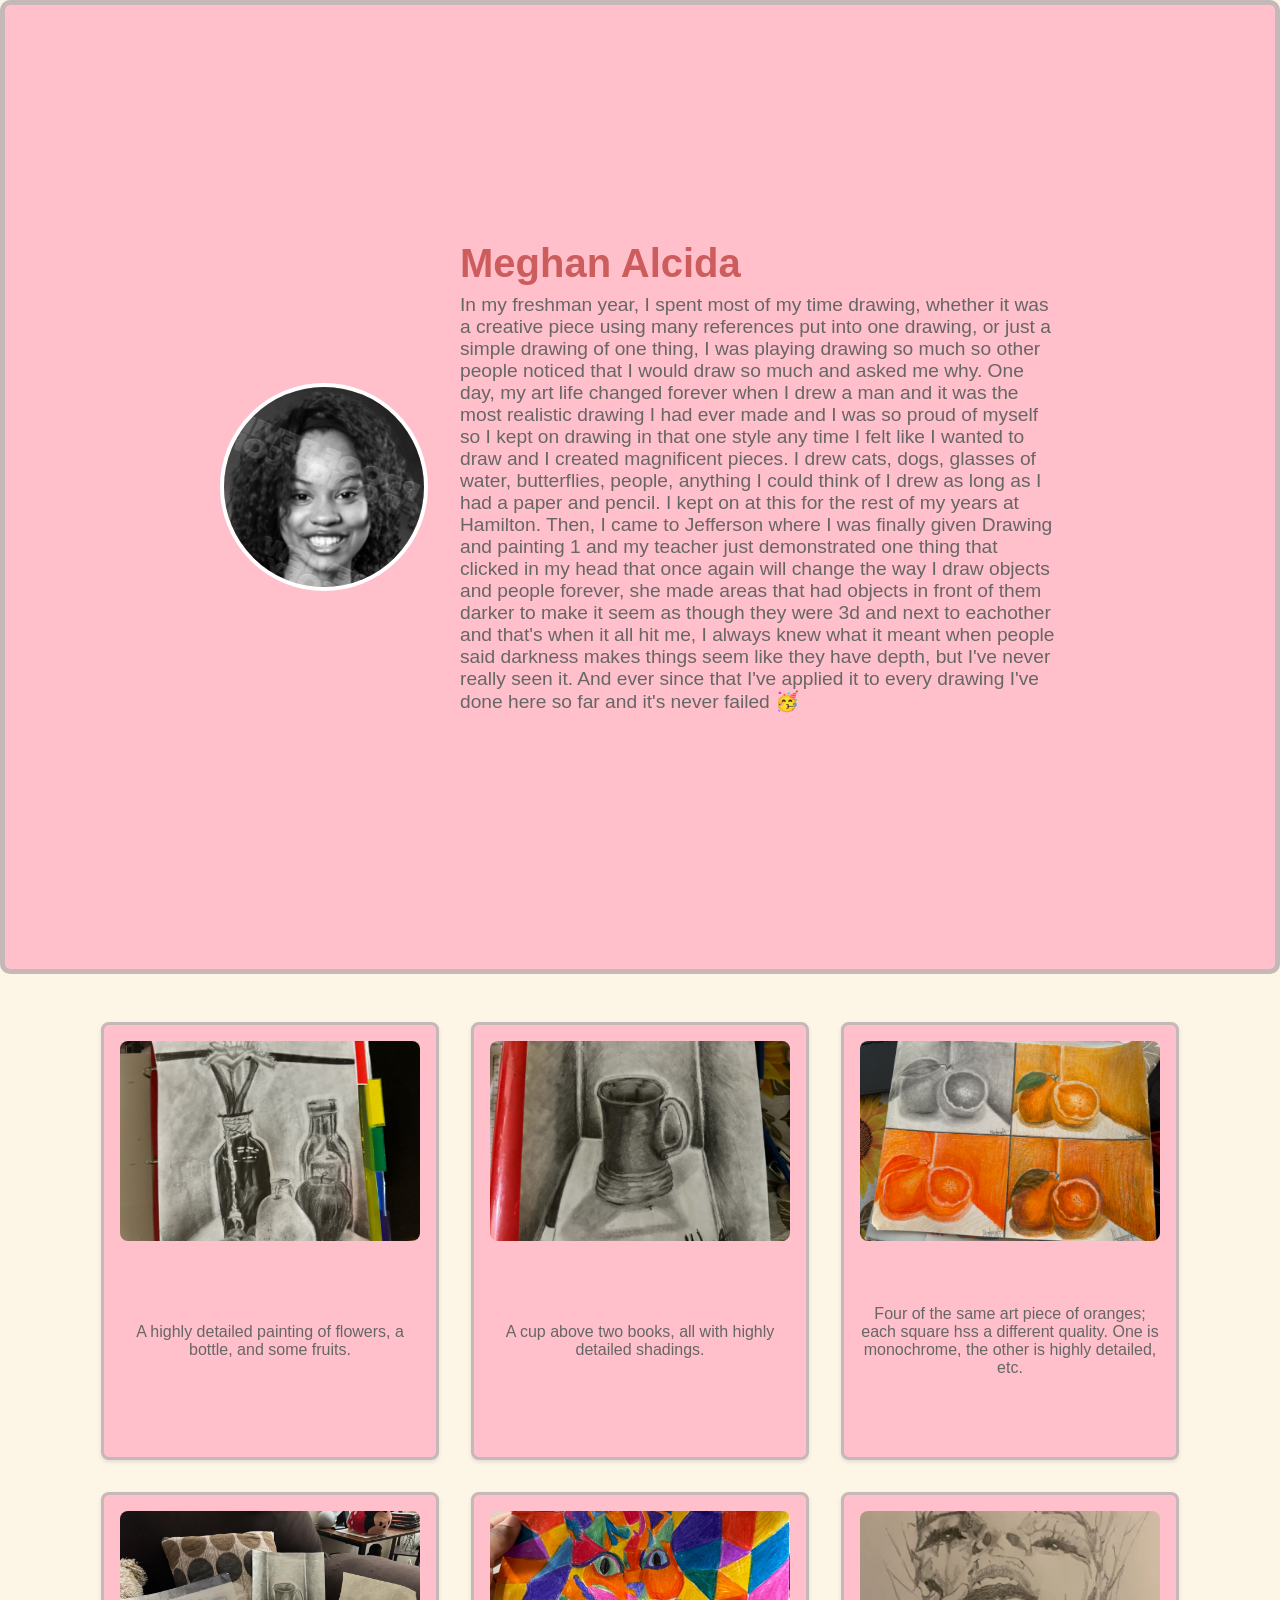
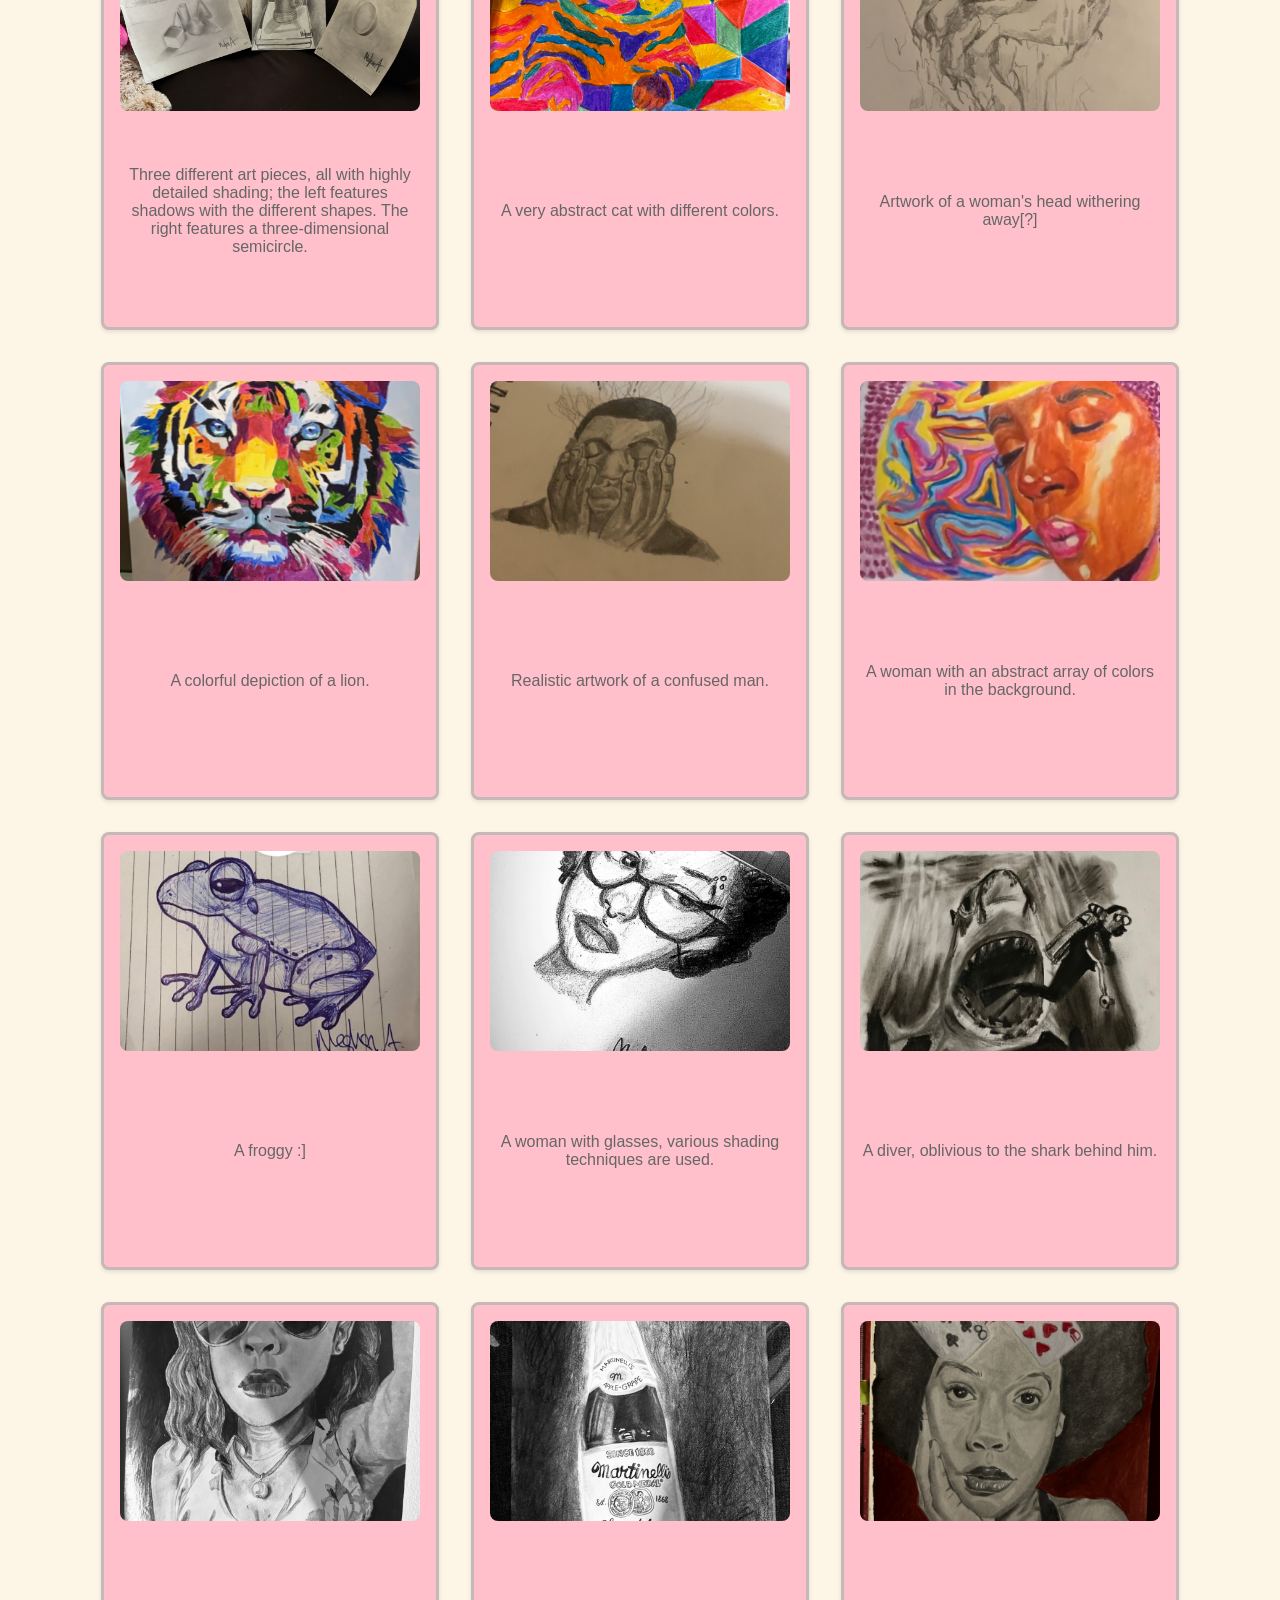
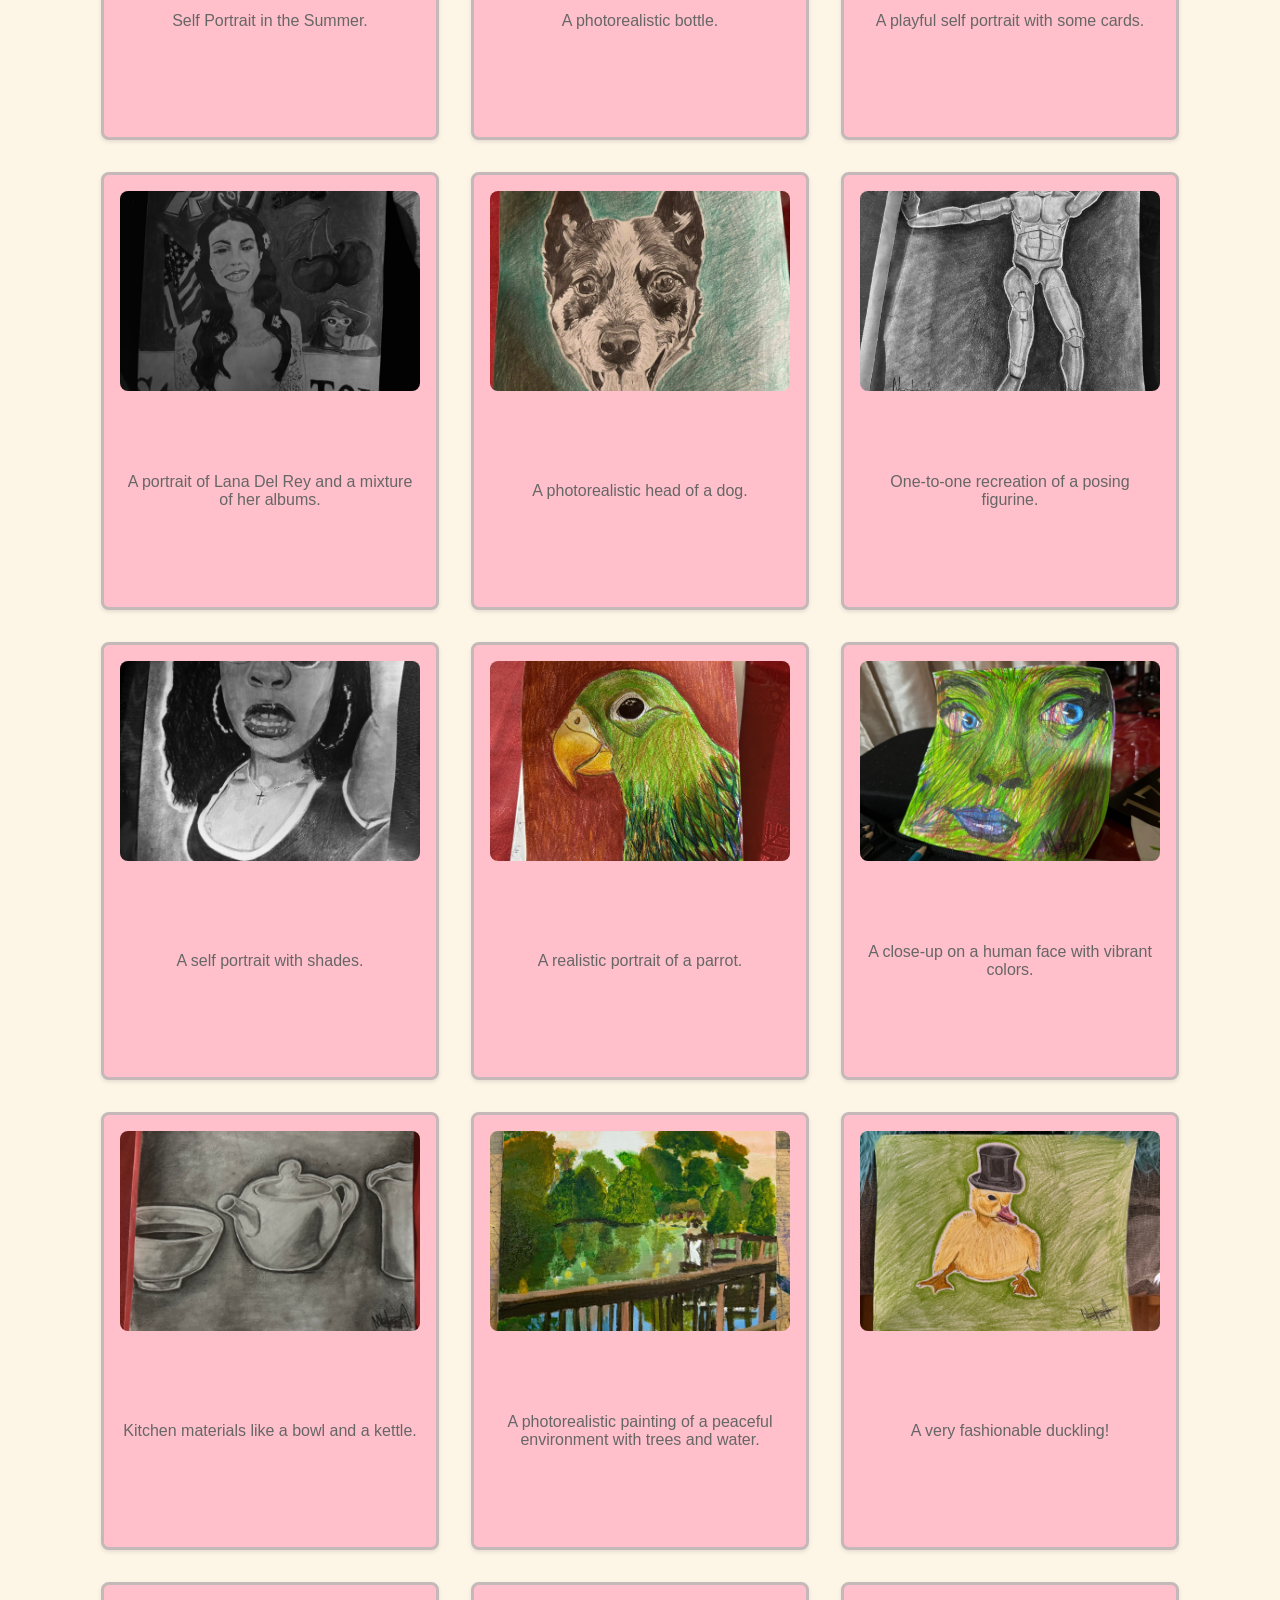
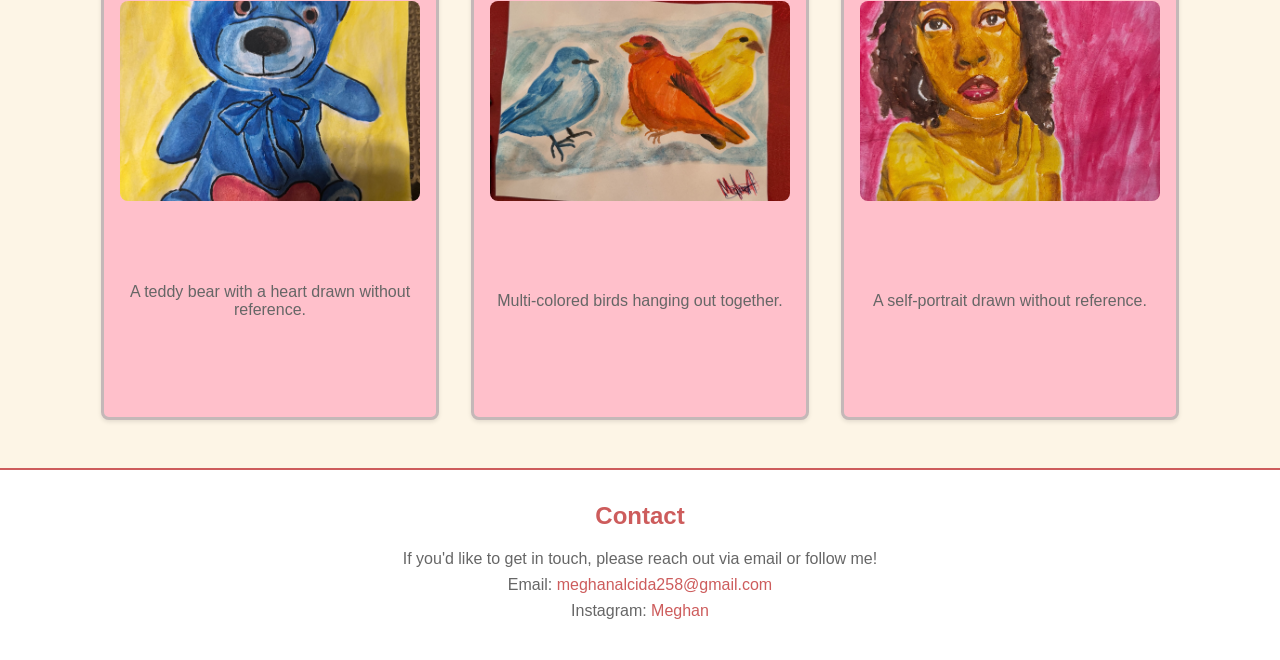
<file: index.html>
<!DOCTYPE html>
<html lang="en">

<head>
  <meta charset="UTF-8">
  <meta name="viewport" content="width=device-width, initial-scale=1.0">
  <title>Art Portfolio</title>
  <link rel="stylesheet" href="style.css">
</head>

<body>
  <div class="container">
    <img src="./images/meghan.jpg" alt="Her Face" class="profile-pic">
    <div class="about-text">
      <h1>Meghan Alcida</h1>
      <p>In my freshman year, I spent most of my time drawing, whether it was a creative piece using many references put
        into
        one drawing, or just a simple drawing of one thing, I was playing drawing so much so other people noticed that I
        would
        draw so much and asked me why. One day, my art life changed forever when I drew a man and it was the most
        realistic
        drawing I had ever made and I was so proud of myself so I kept on drawing in that one style any time I felt like
        I
        wanted to draw and I created magnificent pieces. I drew cats, dogs, glasses of water, butterflies, people,
        anything I
        could think of I drew as long as I had a paper and pencil. I kept on at this for the rest of my years at
        Hamilton. Then,
        I came to Jefferson where I was finally given Drawing and painting 1 and my teacher just demonstrated one thing
        that
        clicked in my head that once again will change the way I draw objects and people forever, she made areas that
        had
        objects in front of them darker to make it seem as though they were 3d and next to eachother and that's when it
        all hit
        me, I always knew what it meant when people said darkness makes things seem like they have depth, but I've never
        really
        seen it. And ever since that I've applied it to every drawing I've done here so far and it's never failed 🥳</p>
    </div>
  </div>

  <div class="gallery">
    <div class="gallery-item" onclick="openModal('images/art/art1.jpg', this)">
      <img src="./images/art/art1.jpg" alt="Art Piece 1">
      <p>A highly detailed painting of flowers, a bottle, and some fruits.</p>
    </div>

    <div class="gallery-item" onclick="openModal('images/art/art2.jpg', this)">
      <img src="./images/art/art2.jpg" alt="Art Piece 2">
      <p>A cup above two books, all with highly detailed shadings.</p>
    </div>

    <div class="gallery-item" onclick="openModal('images/art/art3.jpg', this)">
      <img src="./images/art/art3.jpg" alt="Art Piece 3">
      <p>Four of the same art piece of oranges; each square hss a different quality. One is monochrome, the other is
        highly detailed, etc.</p>
    </div>

    <div class="gallery-item" onclick="openModal('images/art/art4.jpg', this)">
      <img src="./images/art/art4.jpg" alt="Art Piece 4">
      <p>Three different art pieces, all with highly detailed shading; the left features shadows with the different
        shapes. The right features a three-dimensional semicircle.</p>
    </div>

    <div class="gallery-item" onclick="openModal('images/art/art5.jpg', this)">
      <img src="./images/art/art5.jpg" alt="Art Piece 5">
      <p>A very abstract cat with different colors.</p>
    </div>

    <div class="gallery-item" onclick="openModal('images/art/art6.png', this)">
      <img src="./images/art/art6.png" alt="Art Piece 6">
      <p>Artwork of a woman's head withering away[?]</p>
    </div>

    <div class="gallery-item" onclick="openModal('images/art/art7.png', this)">
      <img src="./images/art/art7.png" alt="Art Piece 7">
      <p>A colorful depiction of a lion.</p>
    </div>

    <div class="gallery-item" onclick="openModal('images/art/art8.png', this)">
      <img src="./images/art/art8.png" alt="Art Piece 8">
      <p>Realistic artwork of a confused man.</p>
    </div>

    <div class="gallery-item" onclick="openModal('images/art/art9.png', this)">
      <img src="./images/art/art9.png" alt="Art Piece 9">
      <p>A woman with an abstract array of colors in the background.</p>
    </div>

    <div class="gallery-item" onclick="openModal('images/art/art10.png', this)">
      <img src="./images/art/art10.png" alt="Art Piece 10">
      <p>A froggy :]</p>
    </div>

    <div class="gallery-item" onclick="openModal('images/art/art11.png', this)">
      <img src="./images/art/art11.png" alt="Art Piece 11">
      <p>A woman with glasses, various shading techniques are used.</p>
    </div>

    <div class="gallery-item" onclick="openModal('images/art/art12.png', this)">
      <img src="./images/art/art12.png" alt="Art Piece 12">
      <p>A diver, oblivious to the shark behind him.</p>
    </div>

    <div class="gallery-item" onclick="openModal('images/art/art13.jpg', this)">
      <img src="./images/art/art13.jpg" alt="Art Piece 13">
      <p>Self Portrait in the Summer.</p>
    </div>

    <div class="gallery-item" onclick="openModal('images/art/art14.jpg', this)">
      <img src="./images/art/art14.jpg" alt="Art Piece 14">
      <p>A photorealistic bottle.</p>
    </div>

    <div class="gallery-item" onclick="openModal('images/art/art15.jpg', this)">
      <img src="./images/art/art15.jpg" alt="Art Piece 15">
      <p>A playful self portrait with some cards.</p>
    </div>

    <div class="gallery-item" onclick="openModal('images/art/art16.jpeg', this)">
      <img src="./images/art/art16.jpeg" alt="Art Piece 16">
      <p>A portrait of Lana Del Rey and a mixture of her albums.</p>
    </div>

    <div class="gallery-item" onclick="openModal('images/art/art17.jpeg', this)">
      <img src="./images/art/art17.jpeg" alt="Art Piece 17">
      <p>A photorealistic head of a dog.</p>
    </div>

    <div class="gallery-item" onclick="openModal('images/art/art18.jpg', this)">
      <img src="./images/art/art18.jpg" alt="Art Piece 18">
      <p>One-to-one recreation of a posing figurine.</p>
    </div>

    <div class="gallery-item" onclick="openModal('images/art/art19.jpg', this)">
      <img src="./images/art/art19.jpg" alt="Art Piece 19">
      <p>A self portrait with shades.</p>
    </div>

    <div class="gallery-item" onclick="openModal('images/art/art20.jpg', this)">
      <img src="./images/art/art20.jpg" alt="Art Piece 20">
      <p>A realistic portrait of a parrot.</p>
    </div>

    <!-- <div class="gallery-item" onclick="openModal('images/art/art21.jpg', this)">
      <img src="./images/art/art21.jpg" alt="Art Piece 21">
      <p>A recreation of a pink teddy bear carrying a camera and heart.</p>
    </div> -->

    <div class="gallery-item" onclick="openModal('images/art/art22.jpg', this)">
      <img src="./images/art/art22.jpg" alt="Art Piece 22">
      <p>A close-up on a human face with vibrant colors.</p>
    </div>

    <div class="gallery-item" onclick="openModal('images/art/art23.jpg', this)">
      <img src="./images/art/art23.jpg" alt="Art Piece 23">
      <p>Kitchen materials like a bowl and a kettle.</p>
    </div>

    <div class="gallery-item" onclick="openModal('images/art/art24.jpg', this)">
      <img src="./images/art/art24.jpg" alt="Art Piece 24">
      <p>A photorealistic painting of a peaceful environment with trees and water.</p>
    </div>

    <div class="gallery-item" onclick="openModal('images/art/art25.jpg', this)">
      <img src="./images/art/art25.jpg" alt="Art Piece 25">
      <p>A very fashionable duckling!</p>
    </div>

    <div class="gallery-item" onclick="openModal('images/art/art26.jpg', this)">
      <img src="./images/art/art26.jpg" alt="Art Piece 26">
      <p>A teddy bear with a heart drawn without reference.</p>
    </div>

    <div class="gallery-item" onclick="openModal('images/art/art27.jpg', this)">
      <img src="./images/art/art27.jpg" alt="Art Piece 27">
      <p>Multi-colored birds hanging out together.</p>
    </div>

    <div class="gallery-item" onclick="openModal('images/art/art28.jpg', this)">
      <img src="./images/art/art28.jpg" alt="Art Piece 28">
      <p>A self-portrait drawn without reference.</p>
    </div>

  </div>

  <div id="modal" class="modal">
    <span class="close" onclick="closeModal()">&times;</span>
    <img class="modal-content" id="modalImage">
    <p id="modalDescription"></p>
  </div>

  <div class="contact">
    <h2>Contact</h2>
    <p>If you'd like to get in touch, please reach out via email or follow me!</p>
    <p>Email: <a href="mailto:meghanalcida258@gmail.com">meghanalcida258@gmail.com</a></p>
    <p>Instagram: <a href="https://instagram.com/its.meggss.official._" target="_blank">Meghan</a></p>
  </div>

  <script src="script.js"></script>
</body>

</html>
</file>
<file: style.css>
body {
  margin: 0;
  padding: 0;
  font-family: 'Arial', sans-serif;
  background-color: #FDF5E6;
  overflow-x: hidden;
}

/* Desktop Styles */
.container {
  display: flex;
  justify-content: center;
  align-items: center;
  height: 100vh;
  padding: 2rem;
  animation: fadeIn 2s ease-out;
  background-color: #FFC0CB;
  border: 5px solid #C4B8B8;
  border-radius: 10px;
}

.profile-pic {
  border-radius: 50%;
  object-position: top;
  width: 200px;
  height: 200px;
  object-fit: cover;
  margin-right: 2rem;
  border: 4px solid #fff;
  flex-shrink: 0;
}

.about-text {
  max-width: 600px;
}

.about-text h1 {
  font-size: 2.5rem;
  margin: 0;
  color: #CD5C5C;
}

.about-text p {
  font-size: 1.2rem;
  margin-top: 0.5rem;
  color: #666;
}

@keyframes fadeIn {
  from {
    opacity: 0;
    transform: translateY(20px);
  }

  to {
    opacity: 1;
    transform: translateY(0);
  }
}

.gallery {
  display: flex;
  flex-wrap: wrap;
  justify-content: center;
  margin: 2rem;
}

.gallery-item {
  background-color: #FFC0CB;
  border-radius: 8px;
  box-shadow: 0 2px 4px rgba(0, 0, 0, 0.1);
  padding: 1rem;
  margin: 1rem;
  text-align: center;
  max-width: 300px;
  width: 300px;
  height: 400px;
  display: flex;
  flex-direction: column;
  justify-content: center;
  align-items: center;
  transition: transform 0.3s, box-shadow 0.3s;
  border: 3px solid #C4B8B8;
}

.gallery-item img {
  width: 100%;
  height: auto;
  max-height: 200px;
  object-fit: cover;
  border-radius: 8px;
}

.gallery-item p {
  font-size: 1rem;
  color: #666;
  margin-top: 1rem;
  flex-grow: 1;
  display: flex;
  align-items: center;
  justify-content: center;
}

.gallery-item:hover {
  transform: scale(1.05);
  box-shadow: 0 4px 8px rgba(0, 0, 0, 0.2);
}

.contact {
  text-align: center;
  padding: 2rem;
  background-color: #fff;
  border-top: 2px solid #CD5C5C;
  margin-top: 2rem;
}

.contact h2 {
  margin-top: 0;
  color: #CD5C5C;
}

.contact p {
  color: #666;
  margin: 0.5rem 0;
}

.contact a {
  color: #CD5C5C;
  text-decoration: none;
}

.contact a:hover {
  text-decoration: underline;
}

.modal {
  display: none;
  position: fixed;
  z-index: 1;
  left: 0;
  top: 0;
  width: 100%;
  height: 100%;
  overflow: auto;
  background-color: rgba(0, 0, 0, 0.8);
  justify-content: center;
  align-items: center;
  text-align: center;
  flex-direction: column;
  padding: 20px;
}

.modal-content {
  margin: auto;
  display: block;
  max-width: 90%;
  max-height: 80%;
  height: auto;
  border-radius: 8px;
}

#modalDescription {
  color: white;
  margin-top: 5px;
  max-width: 90%;
  text-align: center;
}

.close {
  position: absolute;
  top: 20px;
  right: 35px;
  color: #fff;
  font-size: 40px;
  font-weight: bold;
}

.close:hover,
.close:focus {
  color: #bbb;
  text-decoration: none;
  cursor: pointer;
}

@media (max-width: 768px) {
  .container {
    flex-direction: column;
    height: auto;
  }

  .profile-pic {
    margin-right: 0;
    margin-bottom: 1rem;
  }

  .about-text h1 {
    font-size: 2rem;
  }

  .about-text p {
    font-size: 1rem;
  }

  .gallery {
    margin: 1rem;
  }

  .gallery-item {
    width: 100%;
    max-width: none;
  }

  .modal-content {
    max-width: 100%;
    max-height: 70%;
  }

  #modalDescription {
    max-width: 90%;
  }
}
</file>
